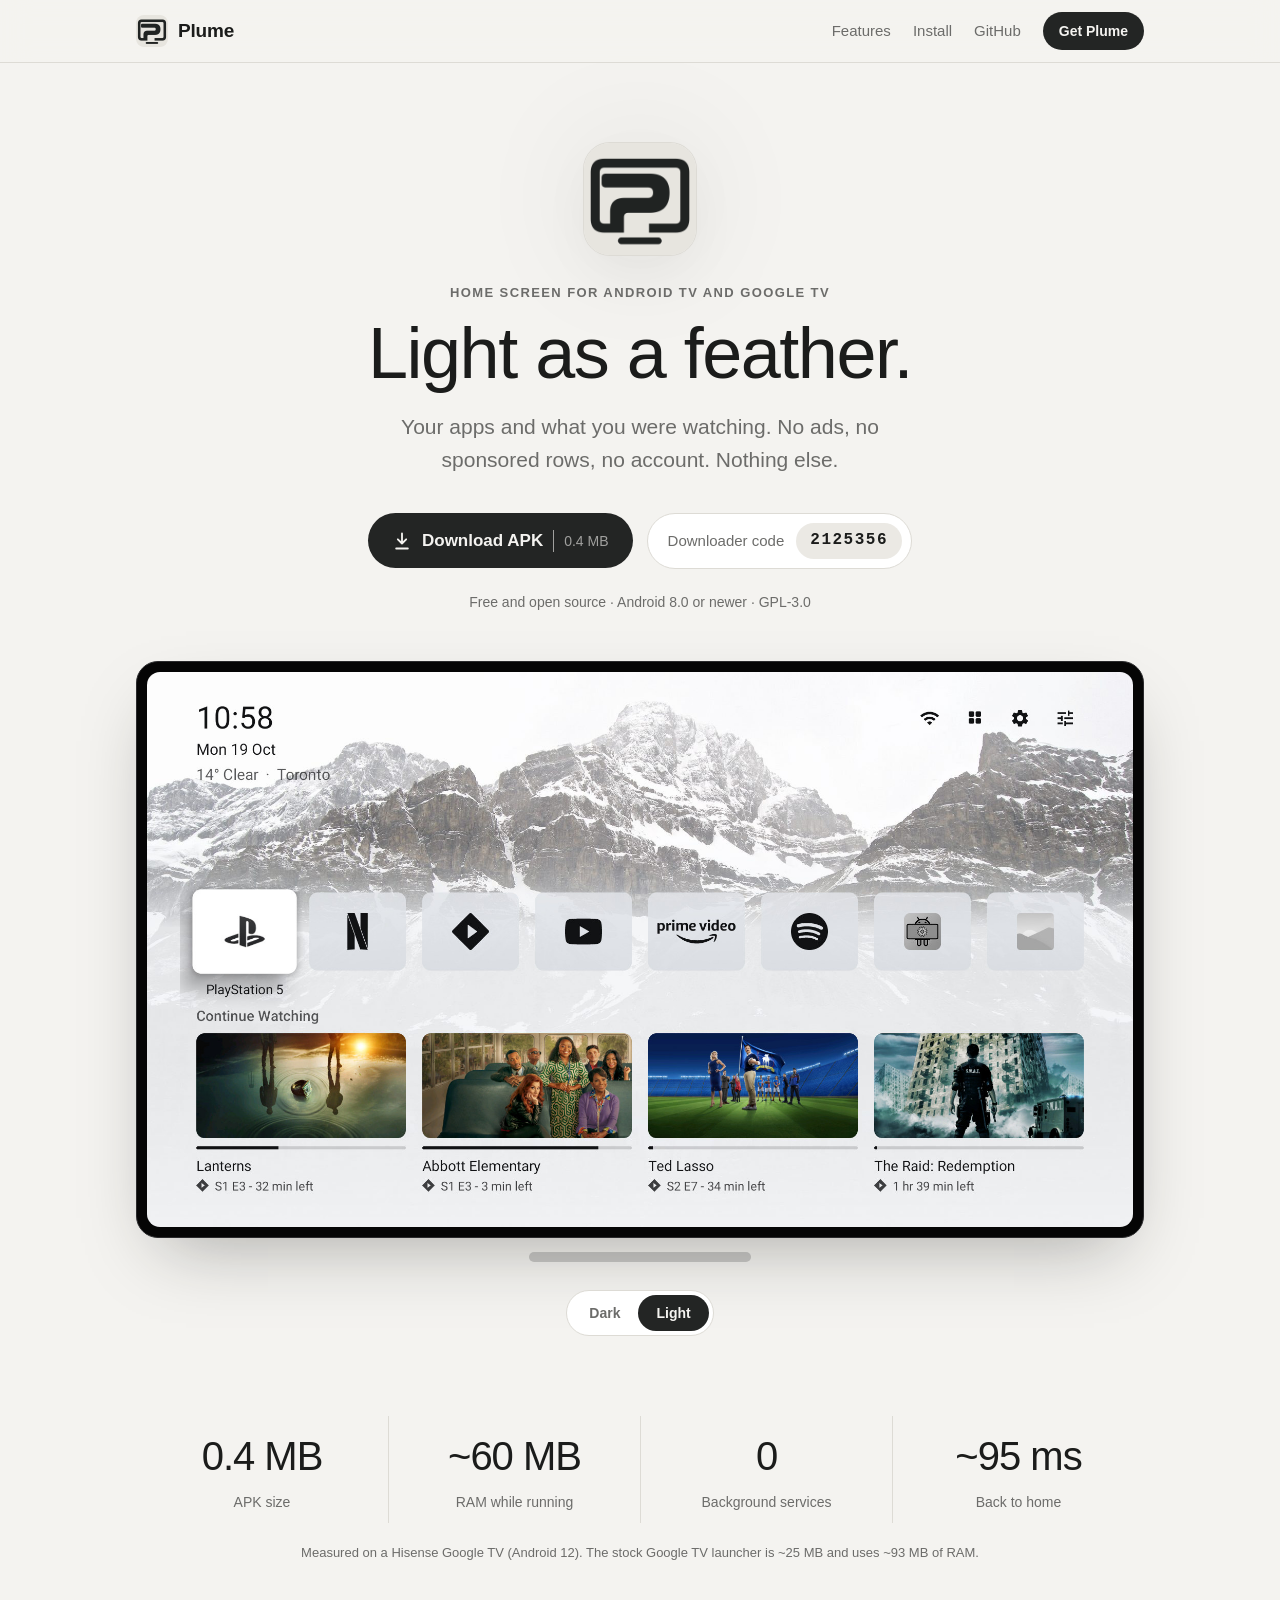
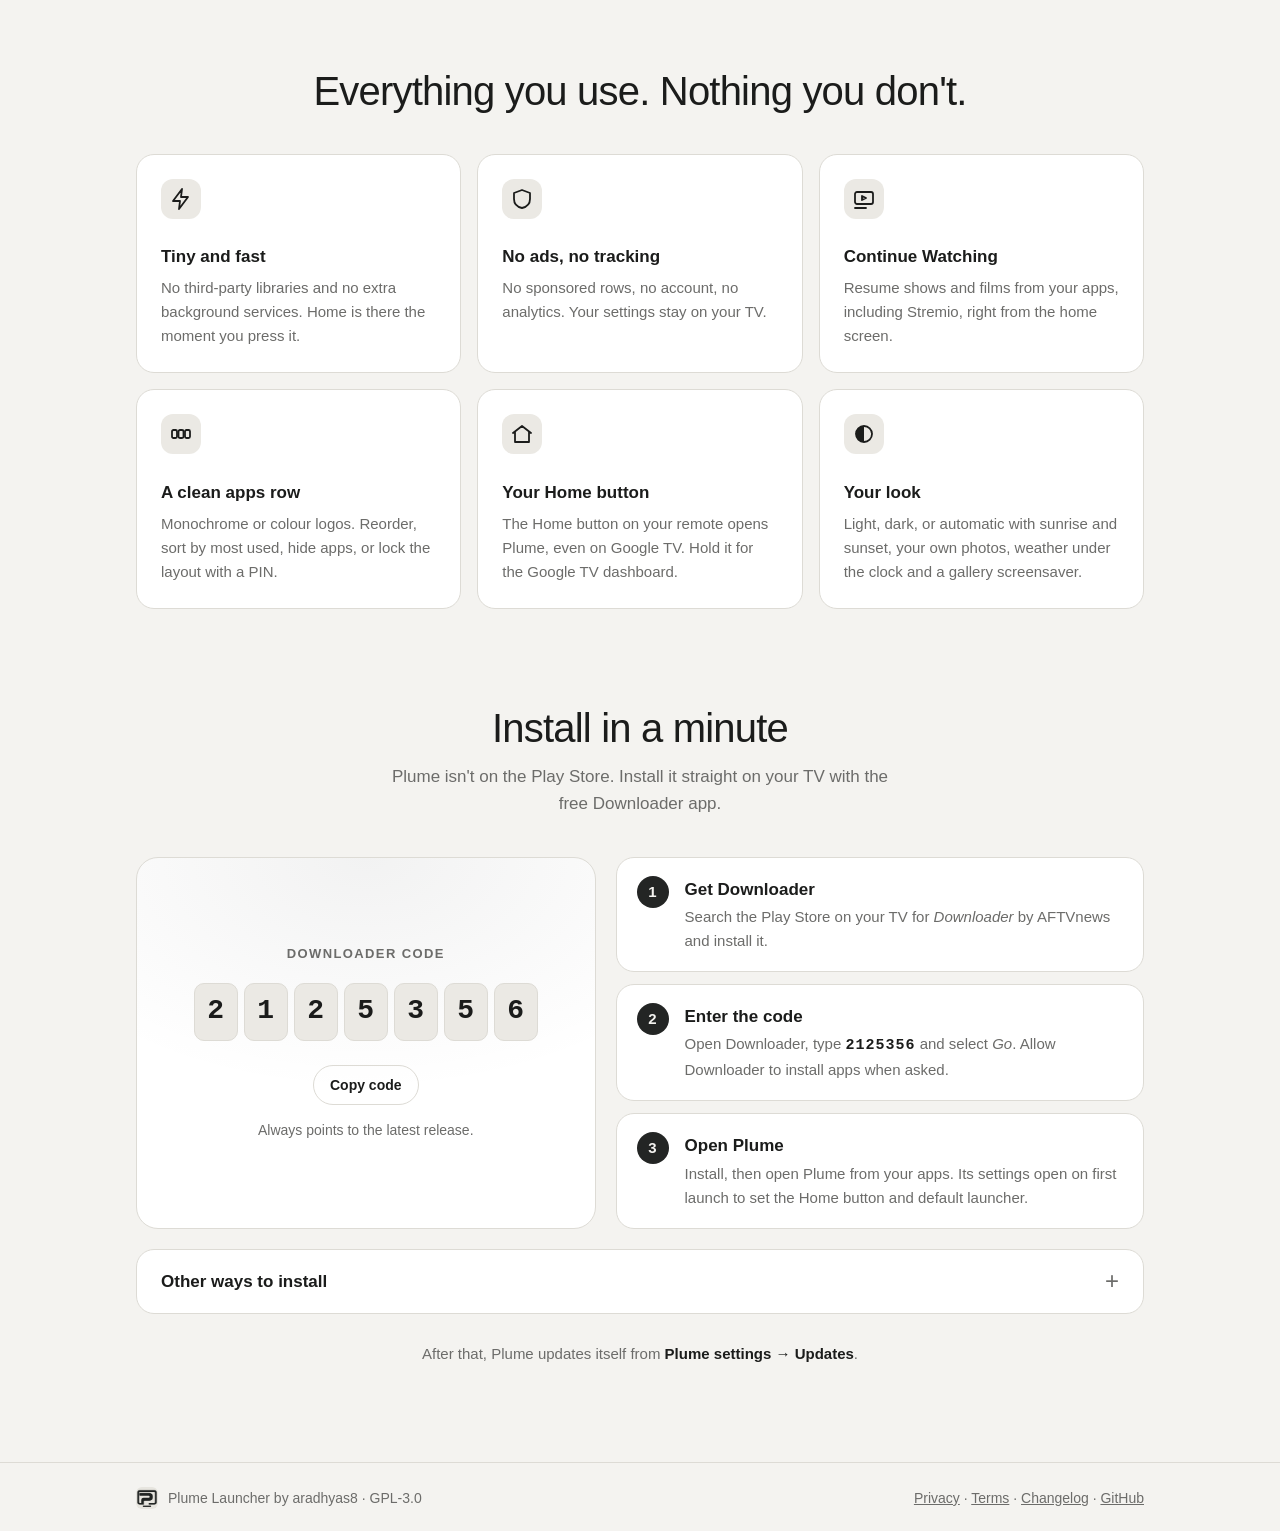
<file: docs/index.html>
<!doctype html>
<html lang="en">
<head>
<meta charset="utf-8">
<meta name="viewport" content="width=device-width, initial-scale=1">
<title>Plume Launcher</title>
<meta name="description" content="A minimal, ad-free home screen for Android TV and Google TV. Install it with Downloader code 2125356.">
<meta name="theme-color" content="#0b0b0c" media="(prefers-color-scheme: dark)">
<meta name="theme-color" content="#f4f3f0" media="(prefers-color-scheme: light)">
<link rel="icon" href="plume-icon.png">
<link rel="apple-touch-icon" href="plume-icon.png">
<link rel="stylesheet" href="style.css">
<script src="theme.js"></script>
</head>
<body>
<header><div class="wrap">
  <a class="brand" href="./"><img src="plume-icon.png" alt="">Plume</a>
  <nav><a class="wide" href="#features">Features</a><a class="wide" href="#install">Install</a><a href="https://github.com/aradhyas8/Plume_Launcher">GitHub</a><a class="btn small" href="#install">Get Plume</a></nav>
</div></header>

<main>
  <section class="hero wrap">
    <img class="logo" src="plume-icon.png" alt="Plume logo" width="112" height="112">
    <p class="eyebrow">Home screen for Android TV and Google TV</p>
    <h1>Light as a feather.</h1>
    <p class="lede">Your apps and what you were watching. No ads, no sponsored rows, no account. Nothing else.</p>
    <div class="cta">
      <a class="btn" id="download" href="https://github.com/aradhyas8/Plume_Launcher/releases/latest">
        <svg aria-hidden="true" viewBox="0 0 24 24"><path d="M12 3v12m0 0-5-5m5 5 5-5M5 21h14"/></svg>
        <span>Download APK</span><span class="btn-meta" id="download-meta">0.4 MB</span>
      </a>
      <a class="code-chip" href="#install" aria-label="Downloader code 2125356, see install steps">
        <span>Downloader code</span><strong>2125356</strong>
      </a>
    </div>
    <p class="fine">Free and open source · Android 8.0 or newer · GPL-3.0</p>
  </section>

  <section class="showcase wrap" aria-label="Screenshots">
    <div class="tv">
      <img id="shot" src="home-dark.jpg" alt="Plume home screen, dark theme" width="1920" height="1080">
    </div>
    <div class="tv-stand" aria-hidden="true"></div>
    <div class="toggle" role="group" aria-label="Site and screenshot theme">
      <button type="button" data-shot="dark" aria-pressed="true">Dark</button>
      <button type="button" data-shot="light" aria-pressed="false">Light</button>
    </div>
  </section>

  <section class="stats wrap" aria-label="Measured on a Hisense Google TV">
    <div><strong>0.4 MB</strong><span>APK size</span></div>
    <div><strong>~60 MB</strong><span>RAM while running</span></div>
    <div><strong>0</strong><span>Background services</span></div>
    <div><strong>~95 ms</strong><span>Back to home</span></div>
    <p>Measured on a Hisense Google TV (Android 12). The stock Google TV launcher is ~25 MB and uses ~93 MB of RAM.</p>
  </section>

  <section class="features wrap" id="features">
    <h2>Everything you use. Nothing you don't.</h2>
    <div class="tiles">
      <div class="tile">
        <svg aria-hidden="true" viewBox="0 0 24 24"><path d="M13 2 4 14h7l-1 8 9-12h-7z"/></svg>
        <h3>Tiny and fast</h3><p>No third-party libraries and no extra background services. Home is there the moment you press it.</p>
      </div>
      <div class="tile">
        <svg aria-hidden="true" viewBox="0 0 24 24"><path d="M12 3 4 6v6c0 5 3.5 8 8 9 4.5-1 8-4 8-9V6z"/></svg>
        <h3>No ads, no tracking</h3><p>No sponsored rows, no account, no analytics. Your settings stay on your TV.</p>
      </div>
      <div class="tile">
        <svg aria-hidden="true" viewBox="0 0 24 24"><rect x="3" y="5" width="18" height="12" rx="2"/><path d="M10 9l4 2-4 2zM3 21h11"/></svg>
        <h3>Continue Watching</h3><p>Resume shows and films from your apps, including Stremio, right from the home screen.</p>
      </div>
      <div class="tile">
        <svg aria-hidden="true" viewBox="0 0 24 24"><rect x="3" y="8" width="5" height="8" rx="1.5"/><rect x="9.5" y="8" width="5" height="8" rx="1.5"/><rect x="16" y="8" width="5" height="8" rx="1.5"/></svg>
        <h3>A clean apps row</h3><p>Monochrome or colour logos. Reorder, sort by most used, hide apps, or lock the layout with a PIN.</p>
      </div>
      <div class="tile">
        <svg aria-hidden="true" viewBox="0 0 24 24"><path d="M3 11 12 4l9 7M5 10v10h14V10"/></svg>
        <h3>Your Home button</h3><p>The Home button on your remote opens Plume, even on Google TV. Hold it for the Google TV dashboard.</p>
      </div>
      <div class="tile">
        <svg aria-hidden="true" viewBox="0 0 24 24"><circle cx="12" cy="12" r="8"/><path d="M12 4a8 8 0 0 0 0 16z" class="fill"/></svg>
        <h3>Your look</h3><p>Light, dark, or automatic with sunrise and sunset, your own photos, weather under the clock and a gallery screensaver.</p>
      </div>
    </div>
  </section>

  <section class="install wrap" id="install">
    <h2>Install in a minute</h2>
    <p class="sub">Plume isn't on the Play Store. Install it straight on your TV with the free Downloader app.</p>

    <div class="install-grid">
      <div class="panel code-panel">
        <p class="label">Downloader code</p>
        <div class="digits" aria-label="2 1 2 5 3 5 6"><span>2</span><span>1</span><span>2</span><span>5</span><span>3</span><span>5</span><span>6</span></div>
        <button type="button" class="btn ghost small" data-copy="2125356">Copy code</button>
        <p class="hint">Always points to the latest release.</p>
      </div>

      <ol class="steps">
        <li><strong>Get Downloader</strong><span>Search the Play Store on your TV for <em>Downloader</em> by AFTVnews and install it.</span></li>
        <li><strong>Enter the code</strong><span>Open Downloader, type <b>2125356</b> and select <em>Go</em>. Allow Downloader to install apps when asked.</span></li>
        <li><strong>Open Plume</strong><span>Install, then open Plume from your apps. Its settings open on first launch to set the Home button and default launcher.</span></li>
      </ol>
    </div>

    <details class="more">
      <summary>Other ways to install</summary>
      <div class="more-body">
        <p><strong>USB drive.</strong> <a href="https://github.com/aradhyas8/Plume_Launcher/releases/latest">Download the APK</a>, copy it to a USB drive and open it with a file manager on the TV.</p>
        <p><strong>adb.</strong> From a computer on the same network:</p>
        <div class="cmd"><code>adb install Plume-1.5.apk</code><button type="button" class="copy-icon" data-copy="adb install Plume-1.5.apk" aria-label="Copy command"><svg aria-hidden="true" viewBox="0 0 24 24"><rect x="8" y="8" width="12" height="12" rx="2"/><path d="M16 8V5a1 1 0 0 0-1-1H5a1 1 0 0 0-1 1v10a1 1 0 0 0 1 1h3"/></svg></button></div>
        <p><strong>Android 13 and newer.</strong> Android greys out the Home button switch for apps installed outside the Play Store. The <a href="https://github.com/aradhyas8/Plume_Launcher#home-button-on-android-13-and-newer">README explains the one-time fix</a>.</p>
      </div>
    </details>

    <p class="after">After that, Plume updates itself from <b>Plume settings → Updates</b>.</p>
  </section>
</main>

<footer><div class="wrap">
  <span class="foot-brand"><img src="plume-icon.png" alt="">Plume Launcher by aradhyas8 · GPL-3.0</span>
  <span><a href="privacy.html">Privacy</a> · <a href="terms.html">Terms</a> · <a href="https://github.com/aradhyas8/Plume_Launcher/blob/main/CHANGELOG.md">Changelog</a> · <a href="https://github.com/aradhyas8/Plume_Launcher">GitHub</a></span>
</div></footer>

<div class="toast" id="toast" role="status" aria-live="polite"></div>

<script>
(function () {
  // The Dark/Light switch under the screenshot sets the theme of the screenshot and the whole site.
  var shot = document.getElementById('shot');
  var buttons = document.querySelectorAll('[data-shot]');
  function show(theme) {
    shot.src = 'home-' + theme + '.jpg';
    shot.alt = 'Plume home screen, ' + theme + ' theme';
    buttons.forEach(function (b) { b.setAttribute('aria-pressed', String(b.dataset.shot === theme)); });
  }
  buttons.forEach(function (b) { b.addEventListener('click', function () { plumeSetTheme(b.dataset.shot); }); });
  document.addEventListener('themechange', function (e) { show(e.detail); });
  show(plumeTheme());

  // Copy buttons.
  var toast = document.getElementById('toast'), timer;
  function say(text) {
    toast.textContent = text;
    toast.classList.add('on');
    clearTimeout(timer);
    timer = setTimeout(function () { toast.classList.remove('on'); }, 1800);
  }
  document.querySelectorAll('[data-copy]').forEach(function (b) {
    b.addEventListener('click', function () {
      if (!navigator.clipboard) return say(b.dataset.copy);
      navigator.clipboard.writeText(b.dataset.copy).then(function () { say('Copied ' + b.dataset.copy); }, function () { say(b.dataset.copy); });
    });
  });

  // Point the download button straight at the latest APK when GitHub answers.
  fetch('https://api.github.com/repos/aradhyas8/Plume_Launcher/releases/latest')
    .then(function (r) { return r.ok ? r.json() : Promise.reject(); })
    .then(function (rel) {
      var apk = (rel.assets || []).filter(function (a) { return /\.apk$/i.test(a.name); })[0];
      if (!apk) return;
      document.getElementById('download').href = apk.browser_download_url;
      document.getElementById('download-meta').textContent =
        'v' + rel.tag_name.replace(/^v/i, '') + ' · ' + (apk.size / 1048576).toFixed(1) + ' MB';
      var name = apk.name;
      document.querySelectorAll('.cmd code').forEach(function (c) { c.textContent = 'adb install ' + name; });
      document.querySelectorAll('.cmd [data-copy]').forEach(function (b) { b.dataset.copy = 'adb install ' + name; });
    })
    .catch(function () {});
})();
</script>
</body>
</html>
</file>
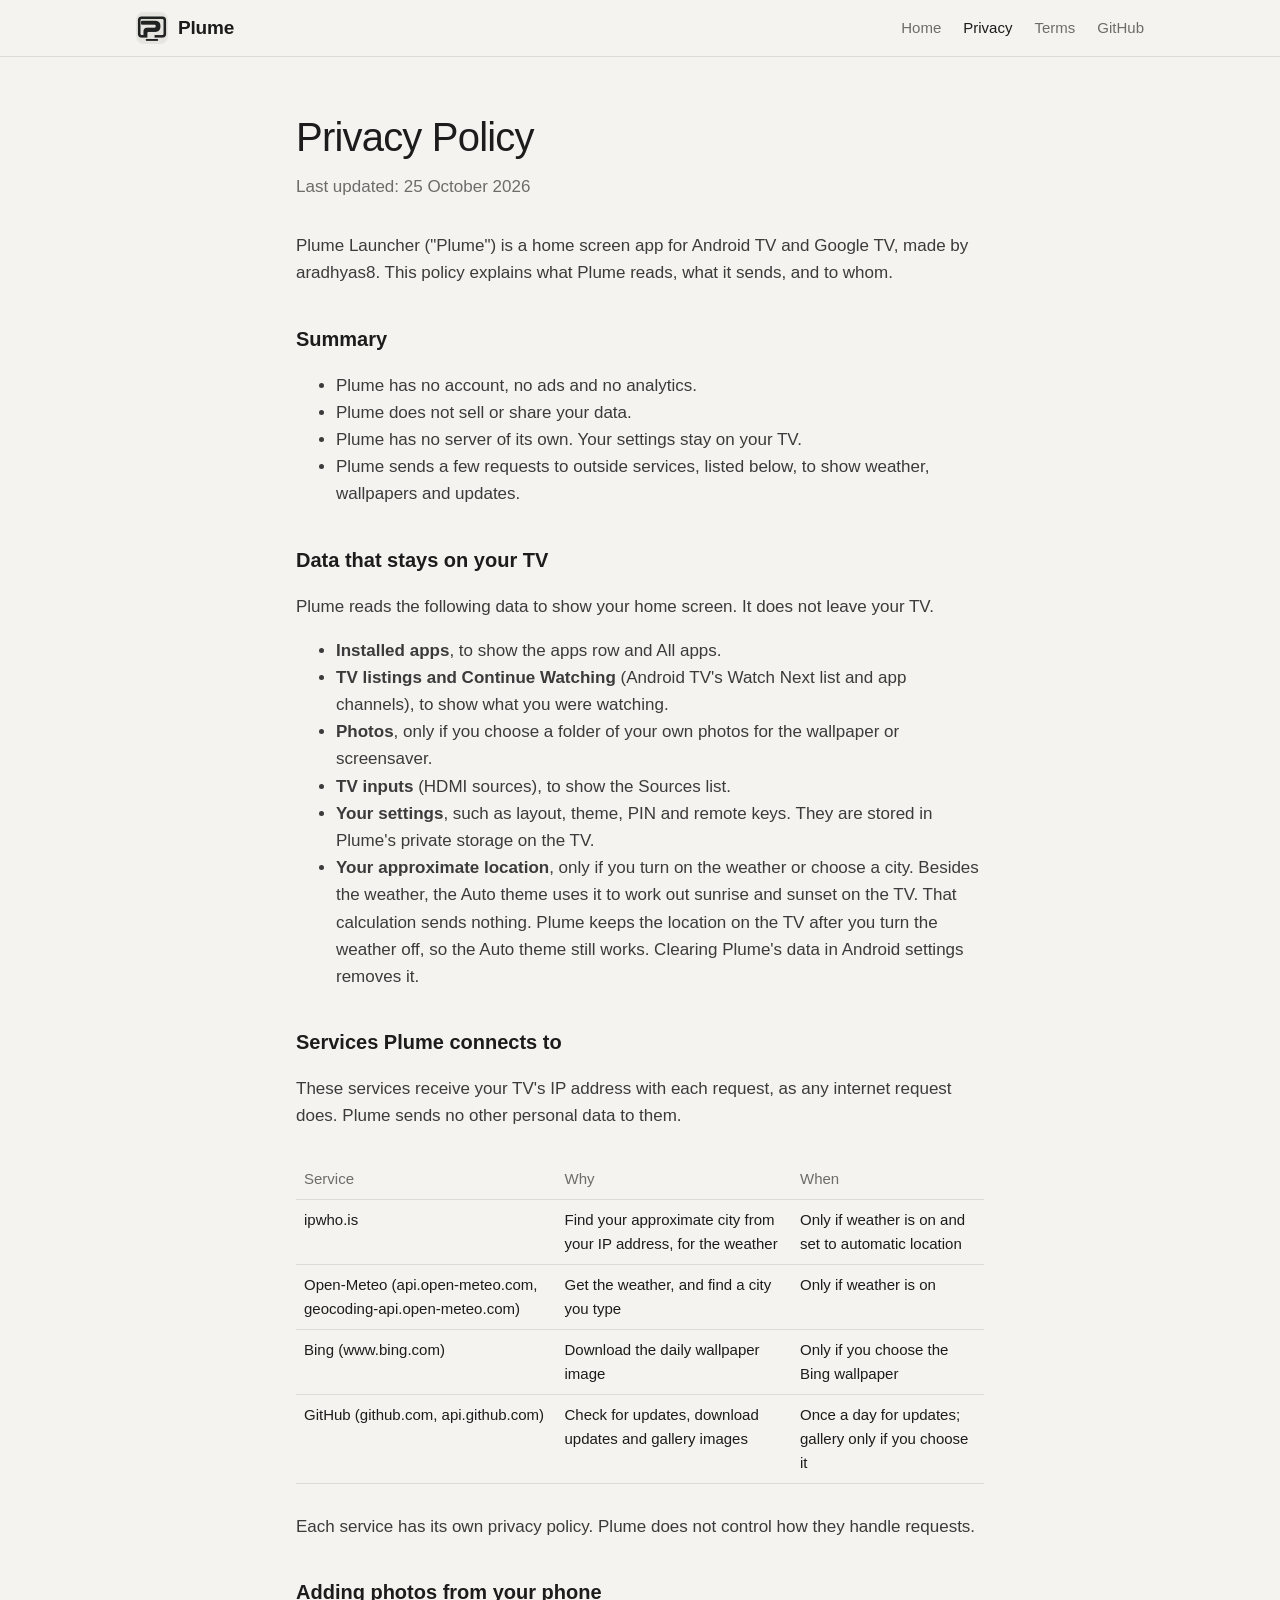
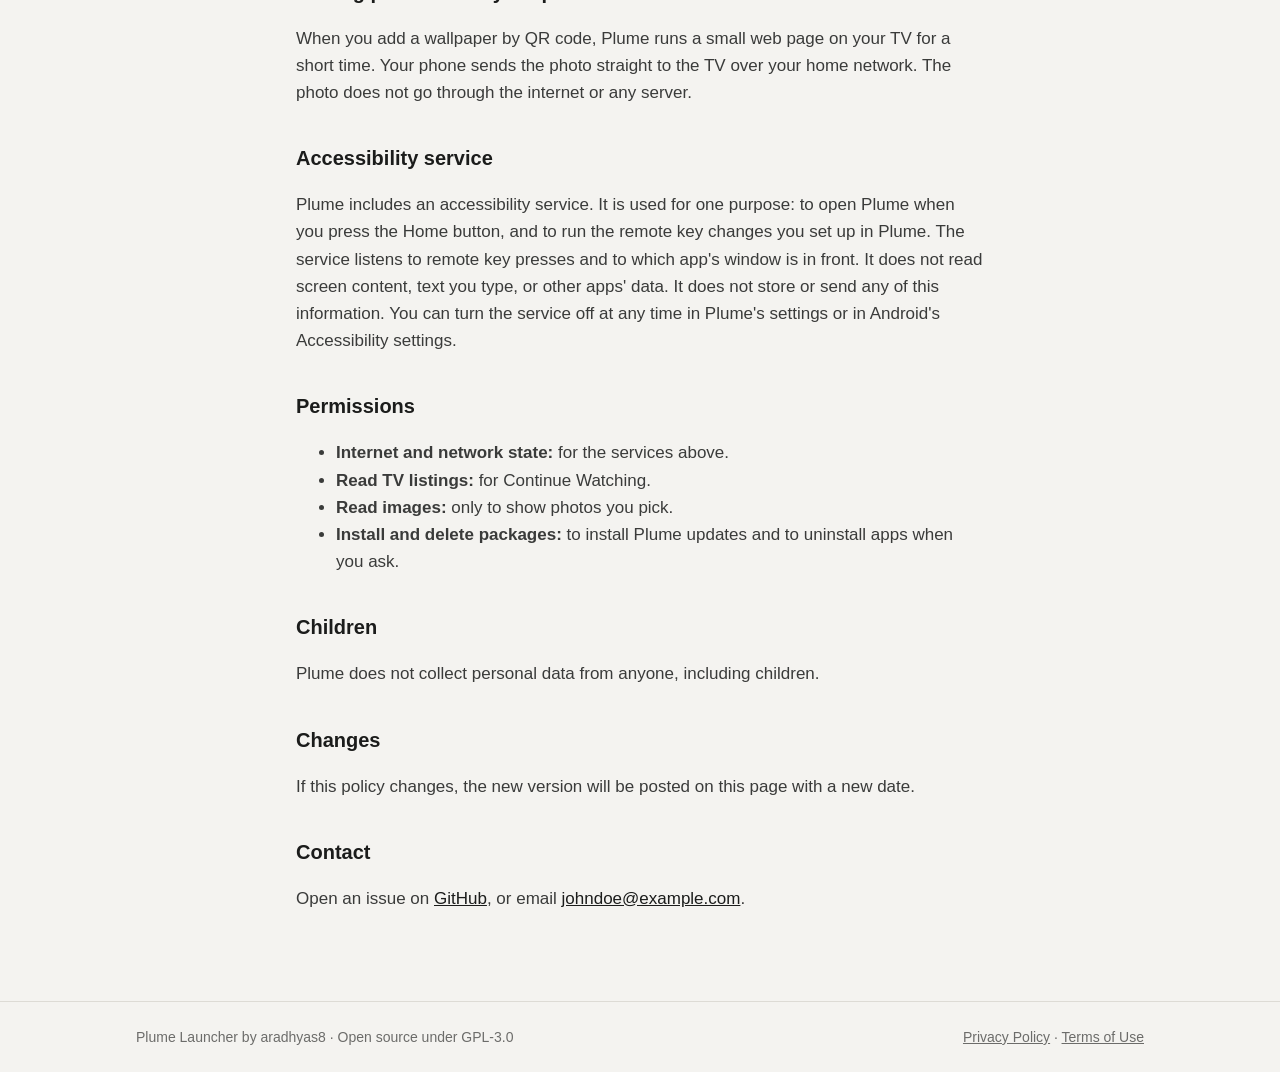
<file: docs/privacy.html>
<!doctype html>
<html lang="en">
<head>
<meta charset="utf-8">
<meta name="viewport" content="width=device-width, initial-scale=1">
<title>Plume Privacy Policy</title>
<meta name="description" content="What Plume Launcher reads, what it sends, and to whom.">
<link rel="icon" href="plume-icon.png">
<link rel="stylesheet" href="style.css">
<script src="theme.js"></script>
</head>
<body>
<header><div class="wrap">
  <a class="brand" href="./"><img src="plume-icon.png" alt="">Plume</a>
  <nav><a href="./">Home</a><a href="privacy.html" aria-current="page">Privacy</a><a href="terms.html">Terms</a><a href="https://github.com/aradhyas8/Plume_Launcher">GitHub</a></nav>
</div></header>

<main class="wrap doc">
  <h1>Privacy Policy</h1>
  <p class="date">Last updated: 25 October 2026</p>

  <p>Plume Launcher ("Plume") is a home screen app for Android TV and Google TV, made by aradhyas8. This policy explains what Plume reads, what it sends, and to whom.</p>

  <h2>Summary</h2>
  <ul>
    <li>Plume has no account, no ads and no analytics.</li>
    <li>Plume does not sell or share your data.</li>
    <li>Plume has no server of its own. Your settings stay on your TV.</li>
    <li>Plume sends a few requests to outside services, listed below, to show weather, wallpapers and updates.</li>
  </ul>

  <h2>Data that stays on your TV</h2>
  <p>Plume reads the following data to show your home screen. It does not leave your TV.</p>
  <ul>
    <li><strong>Installed apps</strong>, to show the apps row and All apps.</li>
    <li><strong>TV listings and Continue Watching</strong> (Android TV's Watch Next list and app channels), to show what you were watching.</li>
    <li><strong>Photos</strong>, only if you choose a folder of your own photos for the wallpaper or screensaver.</li>
    <li><strong>TV inputs</strong> (HDMI sources), to show the Sources list.</li>
    <li><strong>Your settings</strong>, such as layout, theme, PIN and remote keys. They are stored in Plume's private storage on the TV.</li>
    <li><strong>Your approximate location</strong>, only if you turn on the weather or choose a city. Besides the weather, the Auto theme uses it to work out sunrise and sunset on the TV. That calculation sends nothing. Plume keeps the location on the TV after you turn the weather off, so the Auto theme still works. Clearing Plume's data in Android settings removes it.</li>
  </ul>

  <h2>Services Plume connects to</h2>
  <p>These services receive your TV's IP address with each request, as any internet request does. Plume sends no other personal data to them.</p>
  <div class="table-scroll"><table>
    <tr><th>Service</th><th>Why</th><th>When</th></tr>
    <tr><td>ipwho.is</td><td>Find your approximate city from your IP address, for the weather</td><td>Only if weather is on and set to automatic location</td></tr>
    <tr><td>Open-Meteo (api.open-meteo.com, geocoding-api.open-meteo.com)</td><td>Get the weather, and find a city you type</td><td>Only if weather is on</td></tr>
    <tr><td>Bing (www.bing.com)</td><td>Download the daily wallpaper image</td><td>Only if you choose the Bing wallpaper</td></tr>
    <tr><td>GitHub (github.com, api.github.com)</td><td>Check for updates, download updates and gallery images</td><td>Once a day for updates; gallery only if you choose it</td></tr>
  </table></div>
  <p>Each service has its own privacy policy. Plume does not control how they handle requests.</p>

  <h2>Adding photos from your phone</h2>
  <p>When you add a wallpaper by QR code, Plume runs a small web page on your TV for a short time. Your phone sends the photo straight to the TV over your home network. The photo does not go through the internet or any server.</p>

  <h2>Accessibility service</h2>
  <p>Plume includes an accessibility service. It is used for one purpose: to open Plume when you press the Home button, and to run the remote key changes you set up in Plume. The service listens to remote key presses and to which app's window is in front. It does not read screen content, text you type, or other apps' data. It does not store or send any of this information. You can turn the service off at any time in Plume's settings or in Android's Accessibility settings.</p>

  <h2>Permissions</h2>
  <ul>
    <li><strong>Internet and network state:</strong> for the services above.</li>
    <li><strong>Read TV listings:</strong> for Continue Watching.</li>
    <li><strong>Read images:</strong> only to show photos you pick.</li>
    <li><strong>Install and delete packages:</strong> to install Plume updates and to uninstall apps when you ask.</li>
  </ul>

  <h2>Children</h2>
  <p>Plume does not collect personal data from anyone, including children.</p>

  <h2>Changes</h2>
  <p>If this policy changes, the new version will be posted on this page with a new date.</p>

  <h2>Contact</h2>
  <p>Open an issue on <a href="https://github.com/aradhyas8/Plume_Launcher/issues">GitHub</a>, or email <a href="mailto:johndoe@example.com">johndoe@example.com</a>.</p>
</main>

<footer><div class="wrap">
  <span>Plume Launcher by aradhyas8 · Open source under GPL-3.0</span>
  <span><a href="privacy.html">Privacy Policy</a> · <a href="terms.html">Terms of Use</a></span>
</div></footer>
</body>
</html>
</file>
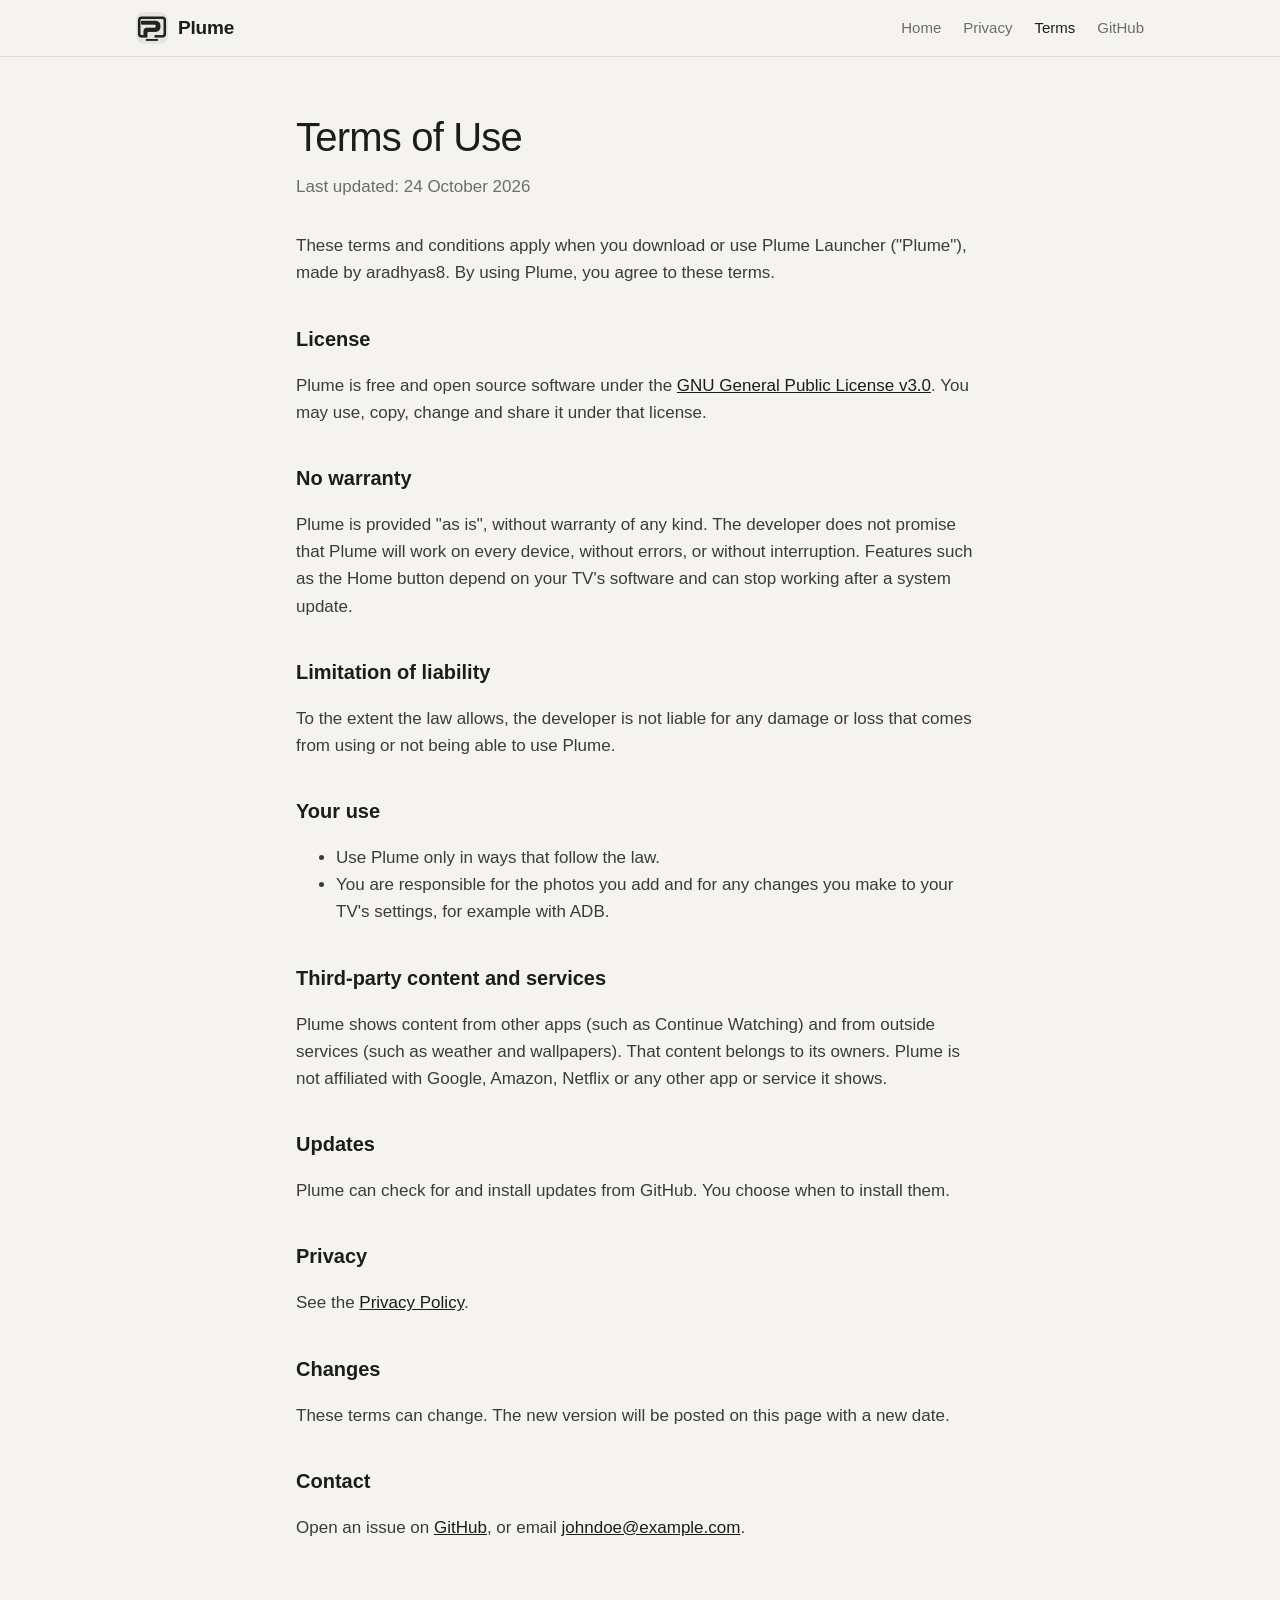
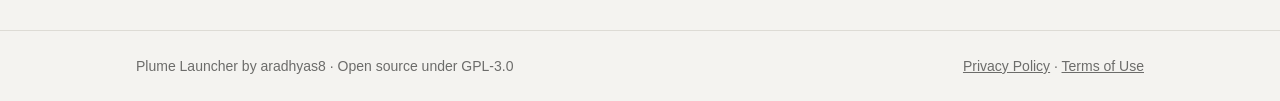
<file: docs/terms.html>
<!doctype html>
<html lang="en">
<head>
<meta charset="utf-8">
<meta name="viewport" content="width=device-width, initial-scale=1">
<title>Plume Terms of Use</title>
<meta name="description" content="Terms and conditions for using Plume Launcher.">
<link rel="icon" href="plume-icon.png">
<link rel="stylesheet" href="style.css">
<script src="theme.js"></script>
</head>
<body>
<header><div class="wrap">
  <a class="brand" href="./"><img src="plume-icon.png" alt="">Plume</a>
  <nav><a href="./">Home</a><a href="privacy.html">Privacy</a><a href="terms.html" aria-current="page">Terms</a><a href="https://github.com/aradhyas8/Plume_Launcher">GitHub</a></nav>
</div></header>

<main class="wrap doc">
  <h1>Terms of Use</h1>
  <p class="date">Last updated: 24 October 2026</p>

  <p>These terms and conditions apply when you download or use Plume Launcher ("Plume"), made by aradhyas8. By using Plume, you agree to these terms.</p>

  <h2>License</h2>
  <p>Plume is free and open source software under the <a href="https://github.com/aradhyas8/Plume_Launcher/blob/main/LICENSE">GNU General Public License v3.0</a>. You may use, copy, change and share it under that license.</p>

  <h2>No warranty</h2>
  <p>Plume is provided "as is", without warranty of any kind. The developer does not promise that Plume will work on every device, without errors, or without interruption. Features such as the Home button depend on your TV's software and can stop working after a system update.</p>

  <h2>Limitation of liability</h2>
  <p>To the extent the law allows, the developer is not liable for any damage or loss that comes from using or not being able to use Plume.</p>

  <h2>Your use</h2>
  <ul>
    <li>Use Plume only in ways that follow the law.</li>
    <li>You are responsible for the photos you add and for any changes you make to your TV's settings, for example with ADB.</li>
  </ul>

  <h2>Third-party content and services</h2>
  <p>Plume shows content from other apps (such as Continue Watching) and from outside services (such as weather and wallpapers). That content belongs to its owners. Plume is not affiliated with Google, Amazon, Netflix or any other app or service it shows.</p>

  <h2>Updates</h2>
  <p>Plume can check for and install updates from GitHub. You choose when to install them.</p>

  <h2>Privacy</h2>
  <p>See the <a href="privacy.html">Privacy Policy</a>.</p>

  <h2>Changes</h2>
  <p>These terms can change. The new version will be posted on this page with a new date.</p>

  <h2>Contact</h2>
  <p>Open an issue on <a href="https://github.com/aradhyas8/Plume_Launcher/issues">GitHub</a>, or email <a href="mailto:johndoe@example.com">johndoe@example.com</a>.</p>
</main>

<footer><div class="wrap">
  <span>Plume Launcher by aradhyas8 · Open source under GPL-3.0</span>
  <span><a href="privacy.html">Privacy Policy</a> · <a href="terms.html">Terms of Use</a></span>
</div></footer>
</body>
</html>
</file>
<file: docs/style.css>
:root {
  --bg: #0b0b0c;
  --bg-2: #121214;
  --fg: #f2f1ee;
  --text: #d6d5d2;
  --muted: #9a9997;
  --line: #222225;
  --card: #141416;
  --accent: #e6e4df;
  --on-accent: #232524;
  --glow: rgba(230, 228, 223, 0.08);
  --shadow: 0 30px 80px -20px rgba(0, 0, 0, 0.8);
}
@media (prefers-color-scheme: light) {
  :root:not([data-theme="dark"]) {
    --bg: #f4f3f0;
    --bg-2: #ebe9e4;
    --fg: #1b1c1b;
    --text: #3a3b3a;
    --muted: #6c6c6a;
    --line: #dddbd5;
    --card: #ffffff;
    --accent: #232524;
    --on-accent: #f4f3f0;
    --glow: rgba(35, 37, 36, 0.06);
    --shadow: 0 30px 70px -25px rgba(30, 30, 25, 0.35);
  }
}
:root[data-theme="light"] {
  --bg: #f4f3f0;
  --bg-2: #ebe9e4;
  --fg: #1b1c1b;
  --text: #3a3b3a;
  --muted: #6c6c6a;
  --line: #dddbd5;
  --card: #ffffff;
  --accent: #232524;
  --on-accent: #f4f3f0;
  --glow: rgba(35, 37, 36, 0.06);
  --shadow: 0 30px 70px -25px rgba(30, 30, 25, 0.35);
}
:root[data-theme="dark"] { color-scheme: dark; }
:root[data-theme="light"] { color-scheme: light; }
* { box-sizing: border-box; }
html { color-scheme: dark light; scroll-behavior: smooth; }
body {
  margin: 0;
  background: var(--bg);
  color: var(--fg);
  font: 17px/1.6 -apple-system, BlinkMacSystemFont, "Segoe UI", Roboto, Helvetica, Arial, sans-serif;
  -webkit-font-smoothing: antialiased;
}
a { color: var(--fg); }
img { max-width: 100%; height: auto; display: block; }
svg { width: 24px; height: 24px; fill: none; stroke: currentColor; stroke-width: 1.8; stroke-linecap: round; stroke-linejoin: round; }
svg .fill { fill: currentColor; stroke: none; }
.wrap { max-width: 1040px; margin: 0 auto; padding: 0 16px; }
:focus-visible { outline: 2px solid var(--fg); outline-offset: 3px; border-radius: 8px; }
section[id] { scroll-margin-top: 80px; }

/* Header */
header { position: sticky; top: 0; z-index: 10; background: color-mix(in srgb, var(--bg) 82%, transparent); backdrop-filter: saturate(1.4) blur(14px); -webkit-backdrop-filter: saturate(1.4) blur(14px); border-bottom: 1px solid var(--line); }
header .wrap { display: flex; flex-wrap: wrap; align-items: center; justify-content: space-between; gap: 12px 16px; padding-top: 12px; padding-bottom: 12px; }
.brand { display: flex; align-items: center; gap: 10px; text-decoration: none; font-weight: 600; font-size: 19px; letter-spacing: -0.2px; }
.brand img { width: 32px; height: 32px; border-radius: 8px; }
nav { display: flex; flex-wrap: wrap; align-items: center; gap: 22px; }
nav a { color: var(--muted); text-decoration: none; font-size: 15px; }
nav a:hover, nav a[aria-current] { color: var(--fg); }
nav a.btn { color: var(--on-accent); }

/* Buttons */
.btn { display: inline-flex; align-items: center; gap: 10px; padding: 14px 24px; border-radius: 999px; background: var(--accent); color: var(--on-accent); text-decoration: none; font: inherit; font-weight: 600; border: 0; cursor: pointer; transition: transform .15s ease, box-shadow .15s ease; }
.btn:hover { transform: translateY(-1px); box-shadow: 0 8px 24px -8px var(--accent); }
.btn svg { width: 20px; height: 20px; stroke-width: 2.2; }
.btn.small { padding: 8px 16px; font-size: 14px; }
.btn.ghost { background: none; color: var(--fg); border: 1px solid var(--line); }
.btn.ghost:hover { border-color: var(--muted); box-shadow: none; }
.btn-meta { font-weight: 500; opacity: .6; font-size: 14px; padding-left: 10px; border-left: 1px solid currentColor; }

/* Hero */
.hero { text-align: center; padding: 80px 16px 48px; }
.hero .logo { width: 112px; height: 112px; border-radius: 26px; margin: 0 auto 28px; box-shadow: 0 0 0 1px var(--line), 0 20px 60px -10px var(--glow), 0 0 120px 10px var(--glow); }
.eyebrow { margin: 0 0 12px; color: var(--muted); font-size: 13px; font-weight: 600; letter-spacing: 1.4px; text-transform: uppercase; }
.hero h1 { font-size: clamp(40px, 7vw, 72px); line-height: 1.05; font-weight: 300; margin: 0; letter-spacing: -1.5px; }
.lede { color: var(--muted); font-size: clamp(18px, 2.2vw, 21px); margin: 18px auto 36px; max-width: 560px; }
.cta { display: flex; flex-wrap: wrap; align-items: center; justify-content: center; gap: 14px; }
.code-chip { display: inline-flex; align-items: center; gap: 12px; padding: 9px 9px 9px 20px; border-radius: 999px; border: 1px solid var(--line); background: var(--card); color: var(--muted); text-decoration: none; font-size: 15px; }
.code-chip strong { color: var(--fg); background: var(--bg-2); padding: 5px 14px; border-radius: 999px; font-family: ui-monospace, "SF Mono", Menlo, Consolas, monospace; font-size: 16px; letter-spacing: 1.5px; }
.code-chip:hover { border-color: var(--muted); }
.fine { margin: 22px 0 0; color: var(--muted); font-size: 14px; }

/* Showcase */
.showcase { display: flex; flex-direction: column; align-items: center; padding-bottom: 24px; }
.tv { width: 100%; padding: 10px; border-radius: 22px; background: #050505; border: 1px solid #2a2a2c; box-shadow: var(--shadow); }
.tv img { border-radius: 13px; aspect-ratio: 16 / 9; width: 100%; object-fit: cover; }
.tv-stand { width: 22%; height: 10px; margin-top: 14px; border-radius: 999px; background: color-mix(in srgb, var(--muted) 35%, transparent); }
.toggle { display: inline-flex; margin-top: 28px; padding: 4px; border-radius: 999px; background: var(--card); border: 1px solid var(--line); }
.toggle button { font: inherit; font-size: 14px; font-weight: 600; padding: 7px 18px; border-radius: 999px; border: 0; background: none; color: var(--muted); cursor: pointer; }
.toggle button[aria-pressed="true"] { background: var(--accent); color: var(--on-accent); }

/* Stats */
.stats { display: grid; grid-template-columns: repeat(4, 1fr); gap: 0; padding-top: 56px; padding-bottom: 32px; text-align: center; }
.stats div { padding: 8px 12px; border-left: 1px solid var(--line); }
.stats div:first-child { border-left: 0; }
.stats strong { display: block; font-size: clamp(28px, 4vw, 40px); font-weight: 300; letter-spacing: -1px; }
.stats span { color: var(--muted); font-size: 14px; }
.stats p { grid-column: 1 / -1; margin: 20px 0 0; color: var(--muted); font-size: 13px; }

/* Sections */
section h2 { font-size: clamp(28px, 4vw, 40px); font-weight: 300; letter-spacing: -0.8px; text-align: center; margin: 0 0 12px; line-height: 1.15; }
.features, .install { padding-top: 72px; padding-bottom: 24px; }
.sub { text-align: center; color: var(--muted); margin: 0 auto 40px; max-width: 520px; }

/* Feature tiles */
.tiles { display: grid; grid-template-columns: repeat(3, 1fr); gap: 16px; margin-top: 40px; }
.tile { background: var(--card); border: 1px solid var(--line); border-radius: 18px; padding: 24px; transition: transform .2s ease, border-color .2s ease; }
.tile:hover { transform: translateY(-3px); border-color: var(--muted); }
.tile svg { width: 40px; height: 40px; padding: 8px; border-radius: 12px; background: var(--bg-2); margin-bottom: 16px; }
.tile h3 { margin: 0 0 6px; font-size: 17px; font-weight: 600; }
.tile p { margin: 0; color: var(--muted); font-size: 15px; }

/* Install */
.install-grid { display: grid; grid-template-columns: 1fr 1.15fr; gap: 20px; align-items: stretch; }
.panel { background: var(--card); border: 1px solid var(--line); border-radius: 22px; padding: 32px 24px; }
.code-panel { display: flex; flex-direction: column; align-items: center; justify-content: center; text-align: center; background: radial-gradient(120% 90% at 50% 0%, var(--glow), transparent 70%), var(--card); }
.label { margin: 0 0 18px; color: var(--muted); font-size: 13px; font-weight: 600; letter-spacing: 1.4px; text-transform: uppercase; }
.digits { display: flex; gap: 6px; margin-bottom: 24px; }
.digits span { display: grid; place-items: center; width: 44px; height: 58px; border-radius: 10px; background: var(--bg-2); border: 1px solid var(--line); font-family: ui-monospace, "SF Mono", Menlo, Consolas, monospace; font-size: 28px; font-weight: 600; }
.hint { margin: 14px 0 0; color: var(--muted); font-size: 14px; }
.steps { list-style: none; counter-reset: step; margin: 0; padding: 0; display: grid; gap: 12px; }
.steps li { counter-increment: step; position: relative; display: flex; flex-direction: column; gap: 2px; padding: 18px 20px 18px 68px; background: var(--card); border: 1px solid var(--line); border-radius: 18px; }
.steps li::before { content: counter(step); position: absolute; left: 20px; top: 18px; width: 32px; height: 32px; border-radius: 50%; display: grid; place-items: center; background: var(--accent); color: var(--on-accent); font-weight: 700; font-size: 15px; }
.steps strong { font-weight: 600; }
.steps span { color: var(--muted); font-size: 15px; }
.steps b { color: var(--fg); font-family: ui-monospace, "SF Mono", Menlo, Consolas, monospace; letter-spacing: 1px; }

.more { margin-top: 20px; border: 1px solid var(--line); border-radius: 18px; background: var(--card); }
.more summary { cursor: pointer; padding: 18px 24px; font-weight: 600; list-style: none; display: flex; justify-content: space-between; align-items: center; }
.more summary::-webkit-details-marker { display: none; }
.more summary::after { content: "+"; font-weight: 300; font-size: 24px; line-height: 1; color: var(--muted); transition: transform .2s ease; }
.more[open] summary::after { transform: rotate(45deg); }
.more-body { padding: 0 24px 12px; color: var(--muted); font-size: 15px; }
.more-body strong { color: var(--fg); }
.cmd { display: flex; align-items: center; justify-content: space-between; gap: 12px; background: var(--bg-2); border: 1px solid var(--line); border-radius: 12px; padding: 8px 8px 8px 16px; }
.cmd code { font-family: ui-monospace, "SF Mono", Menlo, Consolas, monospace; font-size: 14px; color: var(--fg); overflow-x: auto; white-space: nowrap; }
.copy-icon { flex: none; display: grid; place-items: center; width: 34px; height: 34px; border-radius: 8px; border: 0; background: none; color: var(--muted); cursor: pointer; }
.copy-icon:hover { color: var(--fg); background: var(--card); }
.copy-icon svg { width: 18px; height: 18px; }
.after { text-align: center; color: var(--muted); font-size: 15px; margin: 28px 0 72px; }
.after b { color: var(--fg); font-weight: 600; }

.toast { position: fixed; left: 50%; bottom: 24px; transform: translate(-50%, 20px); opacity: 0; pointer-events: none; padding: 10px 18px; border-radius: 999px; background: var(--accent); color: var(--on-accent); font-size: 14px; font-weight: 600; transition: opacity .2s ease, transform .2s ease; }
.toast.on { opacity: 1; transform: translate(-50%, 0); }

/* Privacy and terms */
.doc { max-width: 720px; padding-top: 48px; padding-bottom: 72px; }
.doc h1 { font-weight: 300; font-size: 40px; margin: 0 0 4px; letter-spacing: -0.8px; }
.doc .date { color: var(--muted); margin: 0 0 32px; }
.doc h2 { font-size: 20px; margin: 36px 0 8px; }
.doc p, .doc li { color: var(--text); }
.doc table { width: 100%; border-collapse: collapse; font-size: 15px; margin: 12px 0; }
.doc th, .doc td { text-align: left; padding: 8px; border-bottom: 1px solid var(--line); vertical-align: top; }
.doc th { color: var(--muted); font-weight: 500; }
.doc code { background: var(--card); padding: 1px 6px; border-radius: 4px; font-size: 14px; }
.table-scroll { overflow-x: auto; }

/* Footer */
footer { border-top: 1px solid var(--line); color: var(--muted); font-size: 14px; }
footer .wrap { display: flex; justify-content: space-between; align-items: center; gap: 16px; flex-wrap: wrap; padding-top: 24px; padding-bottom: 24px; }
footer a { color: var(--muted); }
footer a:hover { color: var(--fg); }
.foot-brand { display: flex; align-items: center; gap: 10px; }
.foot-brand img { width: 22px; height: 22px; border-radius: 6px; }

@media (prefers-reduced-motion: reduce) {
  html { scroll-behavior: auto; }
  * { transition: none !important; }
}

@media (max-width: 820px) {
  .tiles { grid-template-columns: 1fr 1fr; }
  .install-grid { grid-template-columns: 1fr; }
}
@media (max-width: 600px) {
  nav { gap: 16px; }
  nav .wide { display: none; }
  .hero { padding-top: 56px; }
  .cta { flex-direction: column; }
  .tv { padding: 6px; border-radius: 14px; }
  .tv img { border-radius: 9px; }
  .stats { grid-template-columns: 1fr 1fr; row-gap: 20px; }
  .stats div:nth-child(3) { border-left: 0; }
  .tiles { grid-template-columns: 1fr; }
  .digits { gap: 4px; }
  .digits span { width: 36px; height: 50px; font-size: 22px; }
}
</file>
